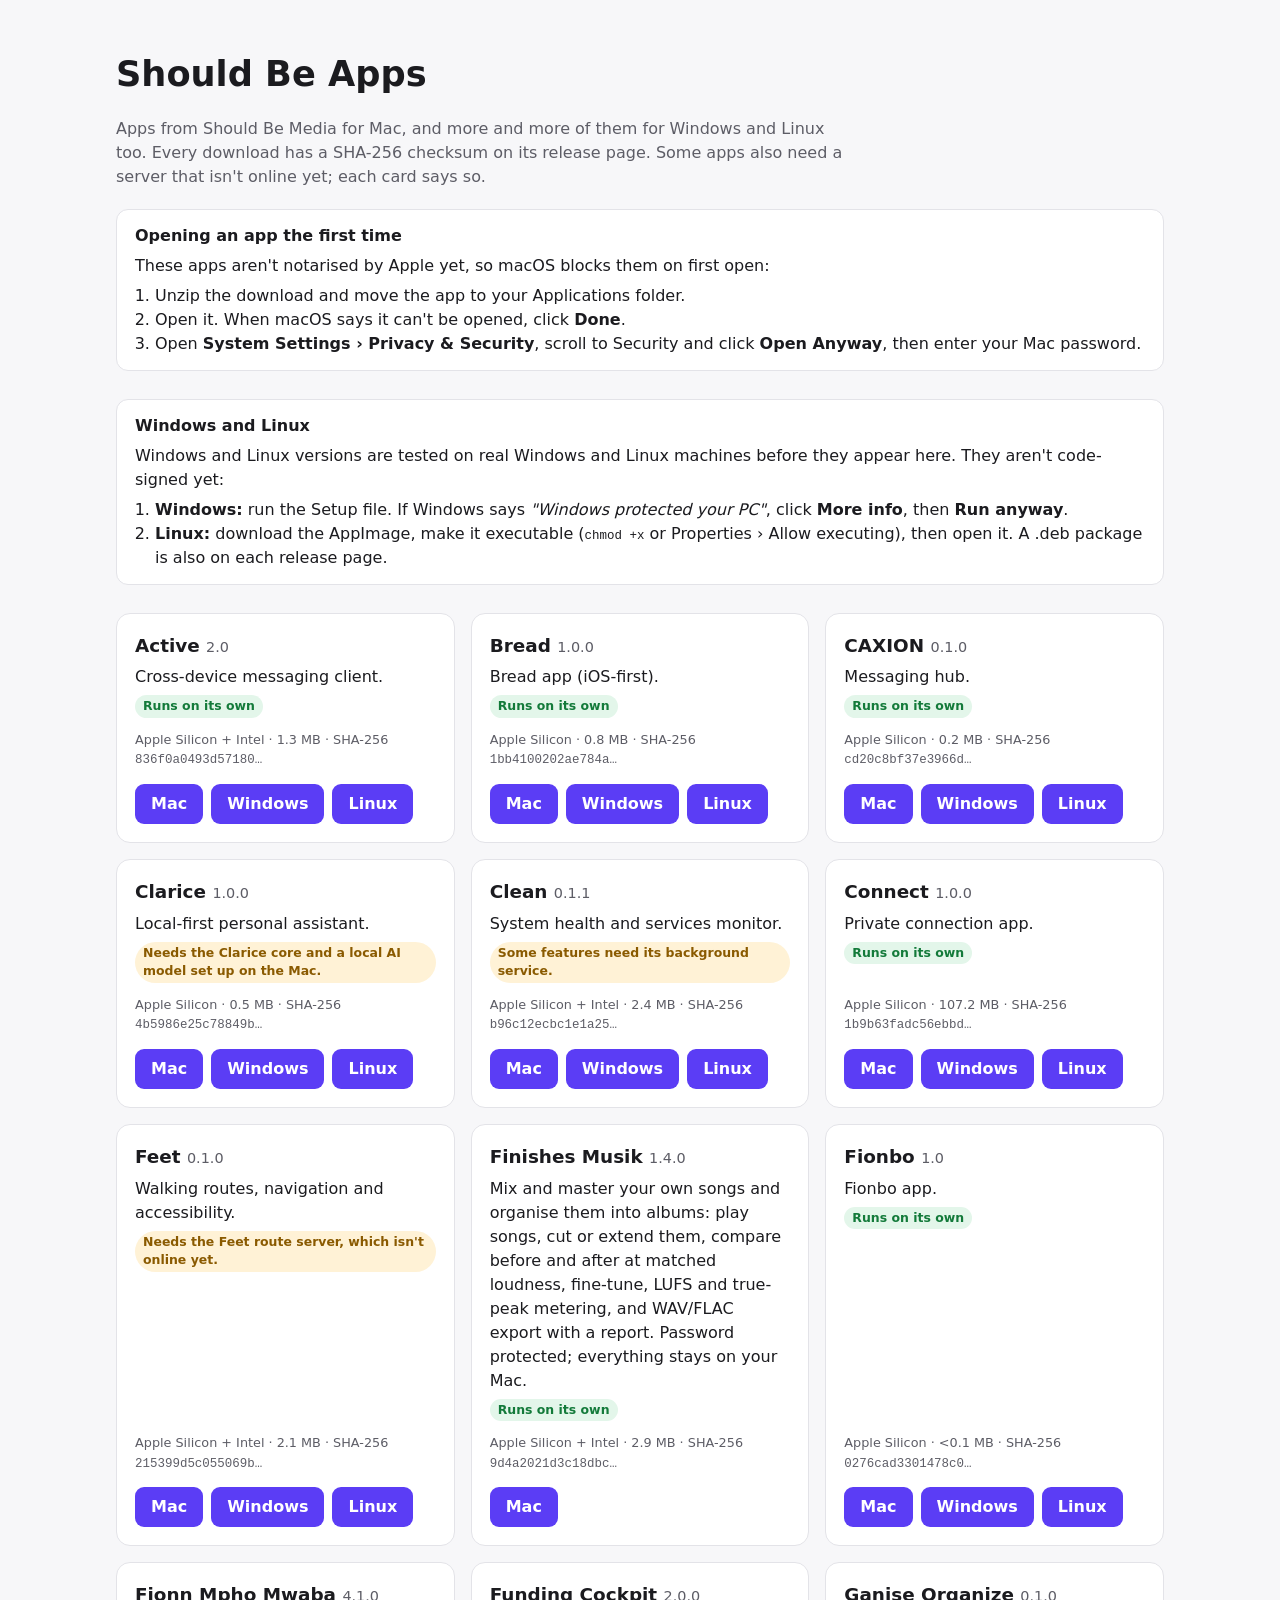
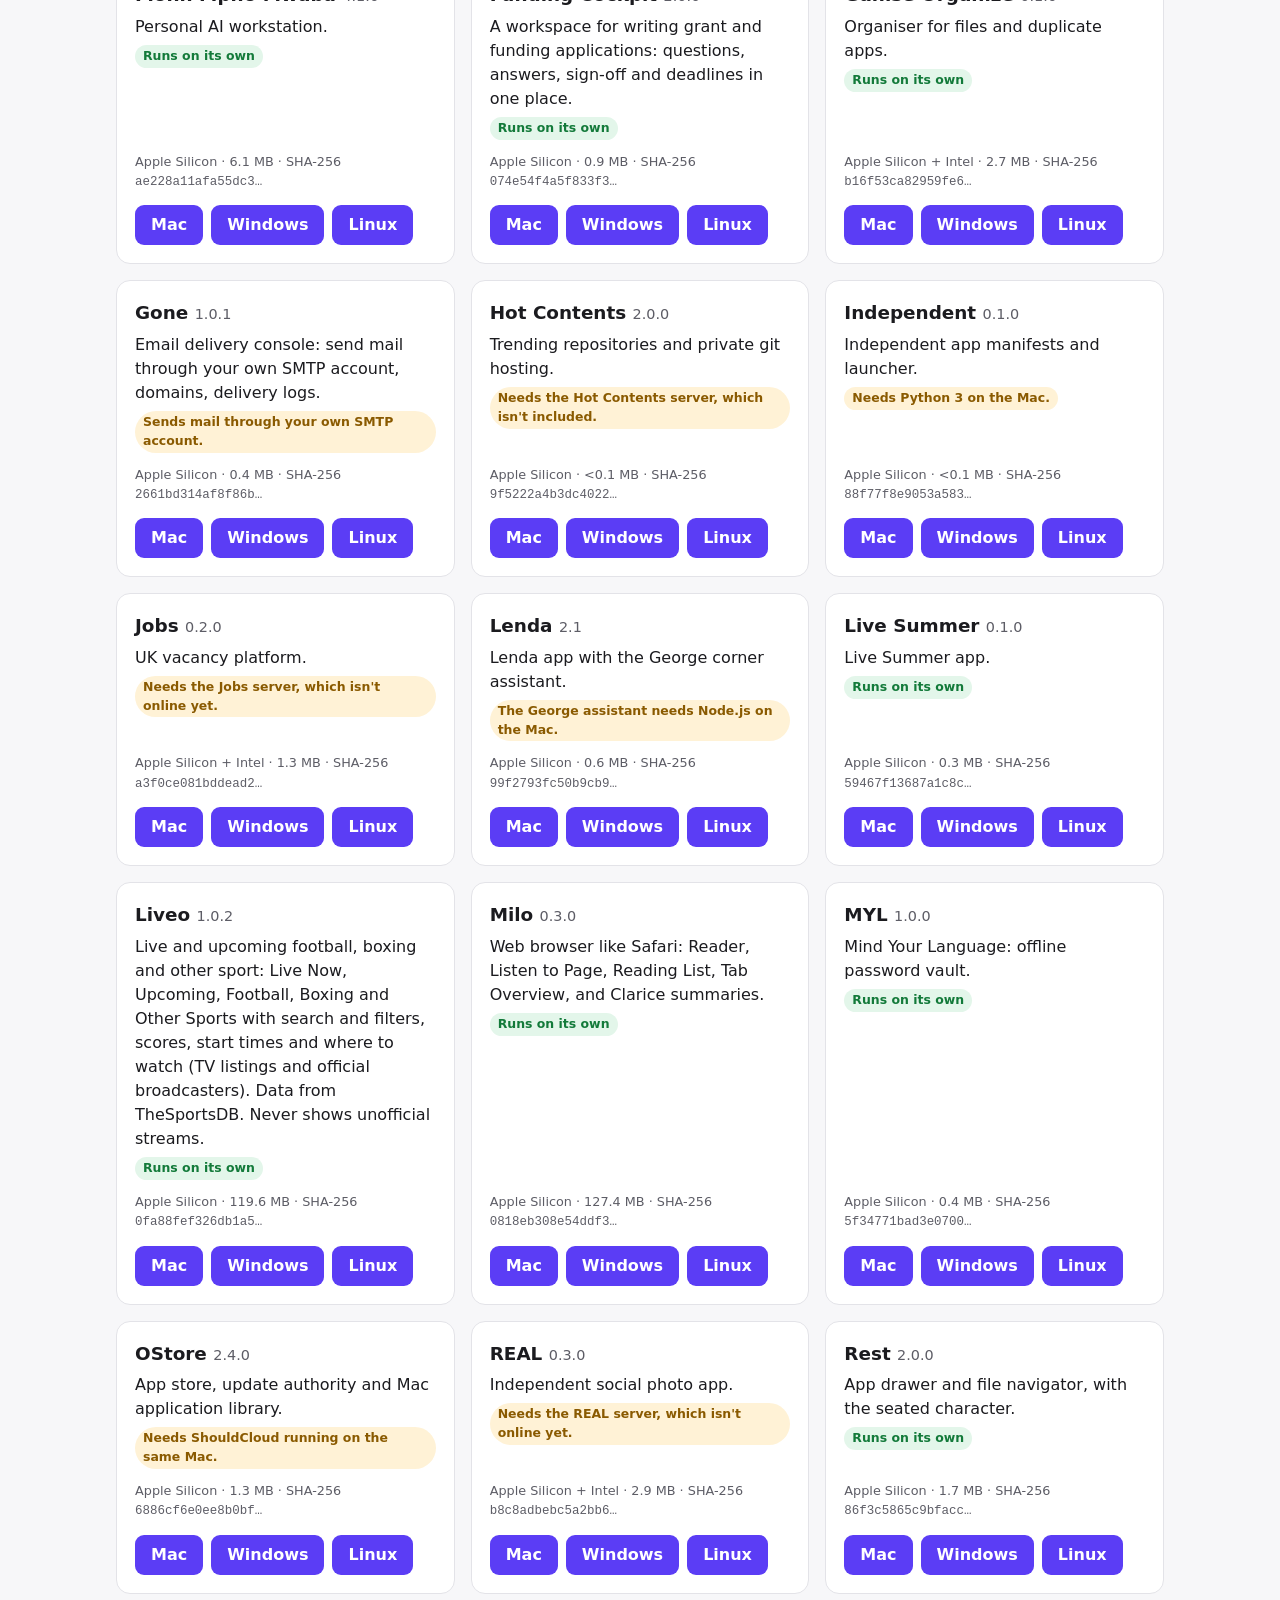
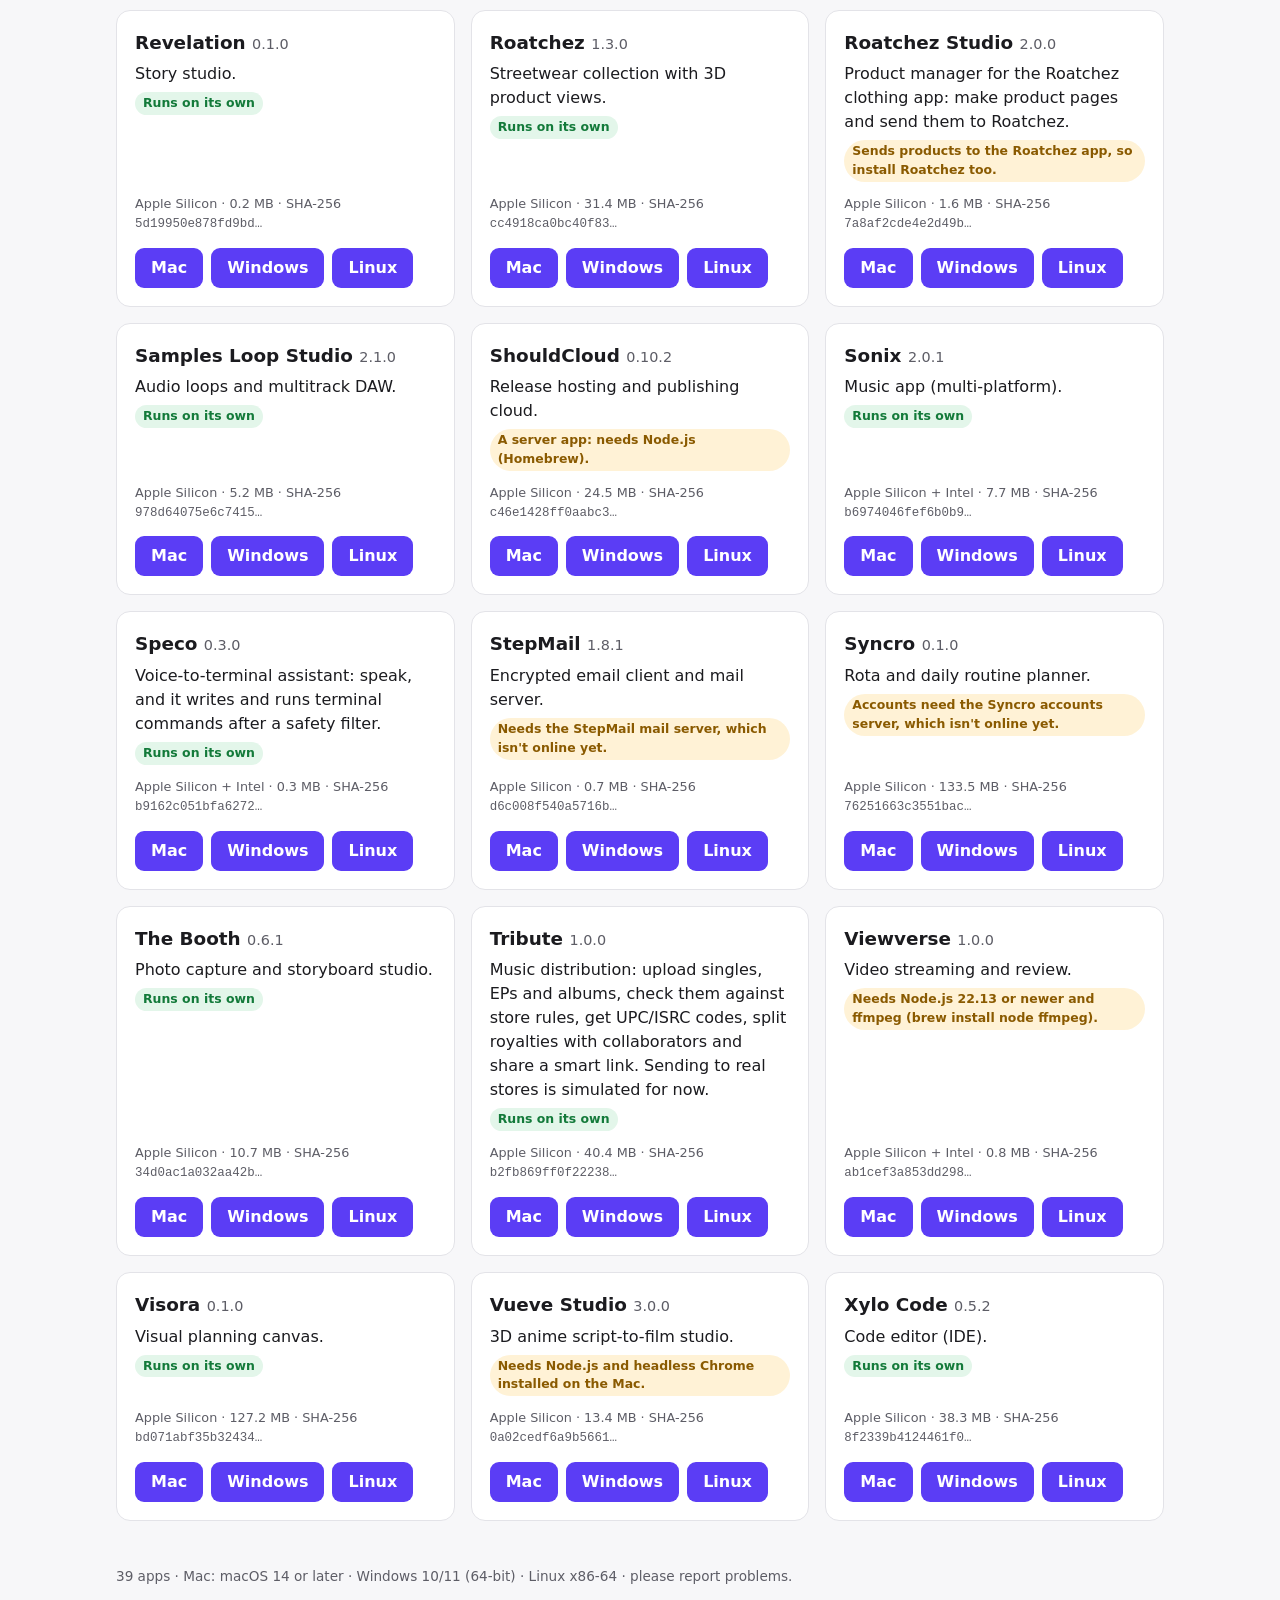
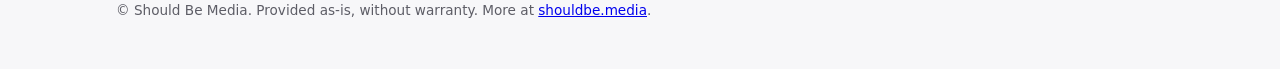
<file: index.html>
<!doctype html>
<html lang="en">
<head>
<meta charset="utf-8">
<meta name="viewport" content="width=device-width, initial-scale=1">
<title>Should Be Apps</title>
<meta name="description" content="Download Should Be Media's apps for Mac, Windows and Linux.">
<style>
:root { --bg:#f7f7f9; --card:#fff; --text:#1b1b1f; --muted:#5d5d66; --line:#e3e3e8; --accent:#5b3df5; --ok:#137a3a; --okbg:#e3f6ea; --need:#8a5a00; --needbg:#fff2d6; }
@media (prefers-color-scheme: dark) { :root:not([data-theme="light"]) { --bg:#111114; --card:#1b1b20; --text:#ececf1; --muted:#a3a3ad; --line:#2c2c33; --accent:#9d8bff; --ok:#7ee2a1; --okbg:#173022; --need:#ffcf7a; --needbg:#3a2c10; } }
* { box-sizing: border-box; }
body { margin:0; font:16px/1.5 -apple-system, BlinkMacSystemFont, "Inter", system-ui, sans-serif; background:var(--bg); color:var(--text); }
header, main, footer { max-width: 1080px; margin: 0 auto; padding: 0 16px; }
header { padding-top: 48px; }
h1 { font-size: 2.2rem; margin: 0 0 8px; }
.lead { color: var(--muted); max-width: 46rem; }
.note { background: var(--card); border: 1px solid var(--line); border-radius: 12px; padding: 14px 18px; margin: 20px 0 28px; }
.note h3 { margin: 0 0 6px; font-size: 1rem; }
.note ol { margin: 6px 0 0; padding-left: 20px; }
.grid { display: grid; grid-template-columns: repeat(auto-fill, minmax(290px, 1fr)); gap: 16px; }
.app { background: var(--card); border: 1px solid var(--line); border-radius: 14px; padding: 18px; display: flex; flex-direction: column; gap: 6px; }
.app h2 { font-size: 1.15rem; margin: 0; }
.ver { color: var(--muted); font-weight: 400; font-size: .9rem; }
.app p { margin: 0; }
.meta { color: var(--muted); font-size: .8rem; margin-top: auto !important; padding-top: 6px; }
code { font-size: .78rem; }
.tag { align-self: flex-start; font-size: .78rem; font-weight: 600; padding: 2px 8px; border-radius: 99px; }
.ok { color: var(--ok); background: var(--okbg); }
.need { color: var(--need); background: var(--needbg); }
.dls { display: flex; flex-wrap: wrap; gap: 8px; margin-top: 8px; }
.dl { align-self: flex-start; background: var(--accent); color: #fff; text-decoration: none; font-weight: 600; padding: 8px 16px; border-radius: 9px; }
.dl:focus-visible { outline: 3px solid var(--text); outline-offset: 2px; }
footer { color: var(--muted); font-size: .85rem; padding-top: 32px; padding-bottom: 48px; }
</style>
</head>
<body>
<header>
  <h1>Should Be Apps</h1>
  <p class="lead">Apps from Should Be Media for Mac, and more and more of them for Windows and Linux too. Every download has a SHA-256 checksum on its release page. Some apps also need a server that isn't online yet; each card says so.</p>
  <section class="note" aria-labelledby="first-open">
    <h3 id="first-open">Opening an app the first time</h3>
    These apps aren't notarised by Apple yet, so macOS blocks them on first open:
    <ol>
      <li>Unzip the download and move the app to your Applications folder.</li>
      <li>Open it. When macOS says it can't be opened, click <strong>Done</strong>.</li>
      <li>Open <strong>System Settings › Privacy &amp; Security</strong>, scroll to Security and click <strong>Open Anyway</strong>, then enter your Mac password.</li>
    </ol>
  </section>
  <section class="note" aria-labelledby="first-open-win">
    <h3 id="first-open-win">Windows and Linux</h3>
    Windows and Linux versions are tested on real Windows and Linux machines before they appear here. They aren't code-signed yet:
    <ol>
      <li><strong>Windows:</strong> run the Setup file. If Windows says <em>"Windows protected your PC"</em>, click <strong>More info</strong>, then <strong>Run anyway</strong>.</li>
      <li><strong>Linux:</strong> download the AppImage, make it executable (<code>chmod +x</code> or Properties › Allow executing), then open it. A .deb package is also on each release page.</li>
    </ol>
  </section>
</header>
<main>
<div class="grid">
<article class="app" id="active">
  <h2>Active <span class="ver">2.0</span></h2>
  <p>Cross-device messaging client.</p>
  <span class="tag ok">Runs on its own</span>
  <p class="meta">Apple Silicon + Intel · 1.3 MB · <span title="SHA-256">SHA-256 <code>836f0a0493d57180…</code></span></p>
  <div class="dls"><a class="dl" href="https://github.com/Mwabampho/shouldbe-apps/releases/download/active-v2.0/Active-2.0-macOS.zip">Mac</a><a class="dl" href="https://github.com/Mwabampho/shouldbe-apps/releases/download/active-v2.0/Active-2.0.0-Windows-x64-Setup.exe" title="Active-2.0.0-Windows-x64-Setup.exe · 114.4 MB">Windows</a><a class="dl" href="https://github.com/Mwabampho/shouldbe-apps/releases/download/active-v2.0/Active-2.0.0-Linux-x86_64.AppImage" title="Active-2.0.0-Linux-x86_64.AppImage · 125.6 MB">Linux</a></div>
</article>
<article class="app" id="bread">
  <h2>Bread <span class="ver">1.0.0</span></h2>
  <p>Bread app (iOS-first).</p>
  <span class="tag ok">Runs on its own</span>
  <p class="meta">Apple Silicon · 0.8 MB · <span title="SHA-256">SHA-256 <code>1bb4100202ae784a…</code></span></p>
  <div class="dls"><a class="dl" href="https://github.com/Mwabampho/shouldbe-apps/releases/download/bread-v1.0.0/Bread-1.0.0-macOS.zip">Mac</a><a class="dl" href="https://github.com/Mwabampho/shouldbe-apps/releases/download/bread-v1.0.0/Bread-1.0.0-Windows-x64-Setup.exe" title="Bread-1.0.0-Windows-x64-Setup.exe · 114.7 MB">Windows</a><a class="dl" href="https://github.com/Mwabampho/shouldbe-apps/releases/download/bread-v1.0.0/Bread-1.0.0-Linux-x86_64.AppImage" title="Bread-1.0.0-Linux-x86_64.AppImage · 125.9 MB">Linux</a></div>
</article>
<article class="app" id="caxion">
  <h2>CAXION <span class="ver">0.1.0</span></h2>
  <p>Messaging hub.</p>
  <span class="tag ok">Runs on its own</span>
  <p class="meta">Apple Silicon · 0.2 MB · <span title="SHA-256">SHA-256 <code>cd20c8bf37e3966d…</code></span></p>
  <div class="dls"><a class="dl" href="https://github.com/Mwabampho/shouldbe-apps/releases/download/caxion-v0.1.0/CAXION-0.1.0-macOS.zip">Mac</a><a class="dl" href="https://github.com/Mwabampho/shouldbe-apps/releases/download/caxion-v0.1.0/CAXION-0.1.0-Windows-x64-Setup.exe" title="CAXION-0.1.0-Windows-x64-Setup.exe · 114.4 MB">Windows</a><a class="dl" href="https://github.com/Mwabampho/shouldbe-apps/releases/download/caxion-v0.1.0/CAXION-0.1.0-Linux-x86_64.AppImage" title="CAXION-0.1.0-Linux-x86_64.AppImage · 125.5 MB">Linux</a></div>
</article>
<article class="app" id="clarice">
  <h2>Clarice <span class="ver">1.0.0</span></h2>
  <p>Local-first personal assistant.</p>
  <span class="tag need">Needs the Clarice core and a local AI model set up on the Mac.</span>
  <p class="meta">Apple Silicon · 0.5 MB · <span title="SHA-256">SHA-256 <code>4b5986e25c78849b…</code></span></p>
  <div class="dls"><a class="dl" href="https://github.com/Mwabampho/shouldbe-apps/releases/download/clarice-v1.0.0/Clarice-1.0.0-macOS.zip">Mac</a><a class="dl" href="https://github.com/Mwabampho/shouldbe-apps/releases/download/clarice-v1.0.0/Clarice-1.0.0-Windows-x64-Setup.exe" title="Clarice-1.0.0-Windows-x64-Setup.exe · 114.5 MB">Windows</a><a class="dl" href="https://github.com/Mwabampho/shouldbe-apps/releases/download/clarice-v1.0.0/Clarice-1.0.0-Linux-x86_64.AppImage" title="Clarice-1.0.0-Linux-x86_64.AppImage · 125.7 MB">Linux</a></div>
</article>
<article class="app" id="clean">
  <h2>Clean <span class="ver">0.1.1</span></h2>
  <p>System health and services monitor.</p>
  <span class="tag need">Some features need its background service.</span>
  <p class="meta">Apple Silicon + Intel · 2.4 MB · <span title="SHA-256">SHA-256 <code>b96c12ecbc1e1a25…</code></span></p>
  <div class="dls"><a class="dl" href="https://github.com/Mwabampho/shouldbe-apps/releases/download/clean-v0.1.1/Clean-0.1.1-macOS.zip">Mac</a><a class="dl" href="https://github.com/Mwabampho/shouldbe-apps/releases/download/clean-v0.1.1/Clean-0.1.1-Windows-x64-Setup.exe" title="Clean-0.1.1-Windows-x64-Setup.exe · 114.7 MB">Windows</a><a class="dl" href="https://github.com/Mwabampho/shouldbe-apps/releases/download/clean-v0.1.1/Clean-0.1.1-Linux-x86_64.AppImage" title="Clean-0.1.1-Linux-x86_64.AppImage · 126.1 MB">Linux</a></div>
</article>
<article class="app" id="connect">
  <h2>Connect <span class="ver">1.0.0</span></h2>
  <p>Private connection app.</p>
  <span class="tag ok">Runs on its own</span>
  <p class="meta">Apple Silicon · 107.2 MB · <span title="SHA-256">SHA-256 <code>1b9b63fadc56ebbd…</code></span></p>
  <div class="dls"><a class="dl" href="https://github.com/Mwabampho/shouldbe-apps/releases/download/connect-v1.0.0/Connect-1.0.0-macOS.zip">Mac</a><a class="dl" href="https://github.com/Mwabampho/shouldbe-apps/releases/download/connect-v1.0.0/Connect-1.0.0-Windows-x64-Setup.exe" title="Connect-1.0.0-Windows-x64-Setup.exe · 93.2 MB">Windows</a><a class="dl" href="https://github.com/Mwabampho/shouldbe-apps/releases/download/connect-v1.0.0/Connect-1.0.0-Linux-x86_64.AppImage" title="Connect-1.0.0-Linux-x86_64.AppImage · 115.8 MB">Linux</a></div>
</article>
<article class="app" id="feet">
  <h2>Feet <span class="ver">0.1.0</span></h2>
  <p>Walking routes, navigation and accessibility.</p>
  <span class="tag need">Needs the Feet route server, which isn&#x27;t online yet.</span>
  <p class="meta">Apple Silicon + Intel · 2.1 MB · <span title="SHA-256">SHA-256 <code>215399d5c055069b…</code></span></p>
  <div class="dls"><a class="dl" href="https://github.com/Mwabampho/shouldbe-apps/releases/download/feet-v0.1.0/Feet-0.1.0-macOS.zip">Mac</a><a class="dl" href="https://github.com/Mwabampho/shouldbe-apps/releases/download/feet-v0.1.0/Feet-0.1.0-Windows-x64-Setup.exe" title="Feet-0.1.0-Windows-x64-Setup.exe · 114.5 MB">Windows</a><a class="dl" href="https://github.com/Mwabampho/shouldbe-apps/releases/download/feet-v0.1.0/Feet-0.1.0-Linux-x86_64.AppImage" title="Feet-0.1.0-Linux-x86_64.AppImage · 125.7 MB">Linux</a></div>
</article>
<article class="app" id="finishes-musik">
  <h2>Finishes Musik <span class="ver">1.4.0</span></h2>
  <p>Mix and master your own songs and organise them into albums: play songs, cut or extend them, compare before and after at matched loudness, fine-tune, LUFS and true-peak metering, and WAV/FLAC export with a report. Password protected; everything stays on your Mac.</p>
  <span class="tag ok">Runs on its own</span>
  <p class="meta">Apple Silicon + Intel · 2.9 MB · <span title="SHA-256">SHA-256 <code>9d4a2021d3c18dbc…</code></span></p>
  <div class="dls"><a class="dl" href="https://github.com/Mwabampho/shouldbe-apps/releases/download/finishes-musik-v1.4.0/Finishes-Musik-1.4.0-macOS.zip">Mac</a></div>
</article>
<article class="app" id="fionbo">
  <h2>Fionbo <span class="ver">1.0</span></h2>
  <p>Fionbo app.</p>
  <span class="tag ok">Runs on its own</span>
  <p class="meta">Apple Silicon · <0.1 MB · <span title="SHA-256">SHA-256 <code>0276cad3301478c0…</code></span></p>
  <div class="dls"><a class="dl" href="https://github.com/Mwabampho/shouldbe-apps/releases/download/fionbo-v1.0/Fionbo-1.0-macOS.zip">Mac</a><a class="dl" href="https://github.com/Mwabampho/shouldbe-apps/releases/download/fionbo-v1.0/Fionbo-1.0.0-Windows-x64-Setup.exe" title="Fionbo-1.0.0-Windows-x64-Setup.exe · 114.3 MB">Windows</a><a class="dl" href="https://github.com/Mwabampho/shouldbe-apps/releases/download/fionbo-v1.0/Fionbo-1.0.0-Linux-x86_64.AppImage" title="Fionbo-1.0.0-Linux-x86_64.AppImage · 125.5 MB">Linux</a></div>
</article>
<article class="app" id="fionn-mpho-mwaba">
  <h2>Fionn Mpho Mwaba <span class="ver">4.1.0</span></h2>
  <p>Personal AI workstation.</p>
  <span class="tag ok">Runs on its own</span>
  <p class="meta">Apple Silicon · 6.1 MB · <span title="SHA-256">SHA-256 <code>ae228a11afa55dc3…</code></span></p>
  <div class="dls"><a class="dl" href="https://github.com/Mwabampho/shouldbe-apps/releases/download/fionn-mpho-mwaba-v4.1.0/Fionn-Mpho-Mwaba-4.1.0-macOS.zip">Mac</a><a class="dl" href="https://github.com/Mwabampho/shouldbe-apps/releases/download/fionn-mpho-mwaba-v4.1.0/Fionn-Mpho-Mwaba-4.1.0-Windows-x64-Setup.exe" title="Fionn-Mpho-Mwaba-4.1.0-Windows-x64-Setup.exe · 115.3 MB">Windows</a><a class="dl" href="https://github.com/Mwabampho/shouldbe-apps/releases/download/fionn-mpho-mwaba-v4.1.0/Fionn-Mpho-Mwaba-4.1.0-Linux-x86_64.AppImage" title="Fionn-Mpho-Mwaba-4.1.0-Linux-x86_64.AppImage · 126.7 MB">Linux</a></div>
</article>
<article class="app" id="funding-cockpit">
  <h2>Funding Cockpit <span class="ver">2.0.0</span></h2>
  <p>A workspace for writing grant and funding applications: questions, answers, sign-off and deadlines in one place.</p>
  <span class="tag ok">Runs on its own</span>
  <p class="meta">Apple Silicon · 0.9 MB · <span title="SHA-256">SHA-256 <code>074e54f4a5f833f3…</code></span></p>
  <div class="dls"><a class="dl" href="https://github.com/Mwabampho/shouldbe-apps/releases/download/funding-cockpit-v2.0.0/Funding-Cockpit-2.0.0-macOS.zip">Mac</a><a class="dl" href="https://github.com/Mwabampho/shouldbe-apps/releases/download/funding-cockpit-v2.0.0/Funding-Cockpit-2.0.0-Windows-x64-Setup.exe" title="Funding-Cockpit-2.0.0-Windows-x64-Setup.exe · 114.4 MB">Windows</a><a class="dl" href="https://github.com/Mwabampho/shouldbe-apps/releases/download/funding-cockpit-v2.0.0/Funding-Cockpit-2.0.0-Linux-x86_64.AppImage" title="Funding-Cockpit-2.0.0-Linux-x86_64.AppImage · 125.5 MB">Linux</a></div>
</article>
<article class="app" id="ganise-organize">
  <h2>Ganise Organize <span class="ver">0.1.0</span></h2>
  <p>Organiser for files and duplicate apps.</p>
  <span class="tag ok">Runs on its own</span>
  <p class="meta">Apple Silicon + Intel · 2.7 MB · <span title="SHA-256">SHA-256 <code>b16f53ca82959fe6…</code></span></p>
  <div class="dls"><a class="dl" href="https://github.com/Mwabampho/shouldbe-apps/releases/download/ganise-organize-v0.1.0/Ganise-Organize-0.1.0-macOS.zip">Mac</a><a class="dl" href="https://github.com/Mwabampho/shouldbe-apps/releases/download/ganise-organize-v0.1.0/Ganise-Organize-0.1.0-Windows-x64-Setup.exe" title="Ganise-Organize-0.1.0-Windows-x64-Setup.exe · 114.6 MB">Windows</a><a class="dl" href="https://github.com/Mwabampho/shouldbe-apps/releases/download/ganise-organize-v0.1.0/Ganise-Organize-0.1.0-Linux-x86_64.AppImage" title="Ganise-Organize-0.1.0-Linux-x86_64.AppImage · 125.8 MB">Linux</a></div>
</article>
<article class="app" id="gone">
  <h2>Gone <span class="ver">1.0.1</span></h2>
  <p>Email delivery console: send mail through your own SMTP account, domains, delivery logs.</p>
  <span class="tag need">Sends mail through your own SMTP account.</span>
  <p class="meta">Apple Silicon · 0.4 MB · <span title="SHA-256">SHA-256 <code>2661bd314af8f86b…</code></span></p>
  <div class="dls"><a class="dl" href="https://github.com/Mwabampho/shouldbe-apps/releases/download/gone-v1.0.1/Gone-1.0.1-macOS.zip">Mac</a><a class="dl" href="https://github.com/Mwabampho/shouldbe-apps/releases/download/gone-v1.0.1/GONE-1.0.1-Windows-x64-Setup.exe" title="GONE-1.0.1-Windows-x64-Setup.exe · 114.3 MB">Windows</a><a class="dl" href="https://github.com/Mwabampho/shouldbe-apps/releases/download/gone-v1.0.1/GONE-1.0.1-Linux-x86_64.AppImage" title="GONE-1.0.1-Linux-x86_64.AppImage · 125.5 MB">Linux</a></div>
</article>
<article class="app" id="hot-contents">
  <h2>Hot Contents <span class="ver">2.0.0</span></h2>
  <p>Trending repositories and private git hosting.</p>
  <span class="tag need">Needs the Hot Contents server, which isn&#x27;t included.</span>
  <p class="meta">Apple Silicon · <0.1 MB · <span title="SHA-256">SHA-256 <code>9f5222a4b3dc4022…</code></span></p>
  <div class="dls"><a class="dl" href="https://github.com/Mwabampho/shouldbe-apps/releases/download/hot-contents-v2.0.0/Hot-Contents-2.0.0-macOS.zip">Mac</a><a class="dl" href="https://github.com/Mwabampho/shouldbe-apps/releases/download/hot-contents-v2.0.0/Hot-Contents-2.0.0-Windows-x64-Setup.exe" title="Hot-Contents-2.0.0-Windows-x64-Setup.exe · 114.3 MB">Windows</a><a class="dl" href="https://github.com/Mwabampho/shouldbe-apps/releases/download/hot-contents-v2.0.0/Hot-Contents-2.0.0-Linux-x86_64.AppImage" title="Hot-Contents-2.0.0-Linux-x86_64.AppImage · 125.5 MB">Linux</a></div>
</article>
<article class="app" id="independent">
  <h2>Independent <span class="ver">0.1.0</span></h2>
  <p>Independent app manifests and launcher.</p>
  <span class="tag need">Needs Python 3 on the Mac.</span>
  <p class="meta">Apple Silicon · <0.1 MB · <span title="SHA-256">SHA-256 <code>88f77f8e9053a583…</code></span></p>
  <div class="dls"><a class="dl" href="https://github.com/Mwabampho/shouldbe-apps/releases/download/independent-v0.1.0/Independent-0.1.0-macOS.zip">Mac</a><a class="dl" href="https://github.com/Mwabampho/shouldbe-apps/releases/download/independent-v0.1.0/Independent-0.1.0-Windows-x64-Setup.exe" title="Independent-0.1.0-Windows-x64-Setup.exe · 114.3 MB">Windows</a><a class="dl" href="https://github.com/Mwabampho/shouldbe-apps/releases/download/independent-v0.1.0/Independent-0.1.0-Linux-x86_64.AppImage" title="Independent-0.1.0-Linux-x86_64.AppImage · 125.5 MB">Linux</a></div>
</article>
<article class="app" id="jobs">
  <h2>Jobs <span class="ver">0.2.0</span></h2>
  <p>UK vacancy platform.</p>
  <span class="tag need">Needs the Jobs server, which isn&#x27;t online yet.</span>
  <p class="meta">Apple Silicon + Intel · 1.3 MB · <span title="SHA-256">SHA-256 <code>a3f0ce081bddead2…</code></span></p>
  <div class="dls"><a class="dl" href="https://github.com/Mwabampho/shouldbe-apps/releases/download/jobs-v0.2.0/Jobs-0.2.0-macOS.zip">Mac</a><a class="dl" href="https://github.com/Mwabampho/shouldbe-apps/releases/download/jobs-v0.2.0/Jobs-0.2.0-Windows-x64-Setup.exe" title="Jobs-0.2.0-Windows-x64-Setup.exe · 114.4 MB">Windows</a><a class="dl" href="https://github.com/Mwabampho/shouldbe-apps/releases/download/jobs-v0.2.0/Jobs-0.2.0-Linux-x86_64.AppImage" title="Jobs-0.2.0-Linux-x86_64.AppImage · 125.6 MB">Linux</a></div>
</article>
<article class="app" id="lenda">
  <h2>Lenda <span class="ver">2.1</span></h2>
  <p>Lenda app with the George corner assistant.</p>
  <span class="tag need">The George assistant needs Node.js on the Mac.</span>
  <p class="meta">Apple Silicon · 0.6 MB · <span title="SHA-256">SHA-256 <code>99f2793fc50b9cb9…</code></span></p>
  <div class="dls"><a class="dl" href="https://github.com/Mwabampho/shouldbe-apps/releases/download/lenda-v2.1/Lenda-2.1-macOS.zip">Mac</a><a class="dl" href="https://github.com/Mwabampho/shouldbe-apps/releases/download/lenda-v2.1/Lenda-2.1.0-Windows-x64-Setup.exe" title="Lenda-2.1.0-Windows-x64-Setup.exe · 114.4 MB">Windows</a><a class="dl" href="https://github.com/Mwabampho/shouldbe-apps/releases/download/lenda-v2.1/Lenda-2.1.0-Linux-x86_64.AppImage" title="Lenda-2.1.0-Linux-x86_64.AppImage · 125.6 MB">Linux</a></div>
</article>
<article class="app" id="live-summer">
  <h2>Live Summer <span class="ver">0.1.0</span></h2>
  <p>Live Summer app.</p>
  <span class="tag ok">Runs on its own</span>
  <p class="meta">Apple Silicon · 0.3 MB · <span title="SHA-256">SHA-256 <code>59467f13687a1c8c…</code></span></p>
  <div class="dls"><a class="dl" href="https://github.com/Mwabampho/shouldbe-apps/releases/download/live-summer-v0.1.0/Live-Summer-0.1.0-macOS.zip">Mac</a><a class="dl" href="https://github.com/Mwabampho/shouldbe-apps/releases/download/live-summer-v0.1.0/Live-Summer-0.1.0-Windows-x64-Setup.exe" title="Live-Summer-0.1.0-Windows-x64-Setup.exe · 114.3 MB">Windows</a><a class="dl" href="https://github.com/Mwabampho/shouldbe-apps/releases/download/live-summer-v0.1.0/Live-Summer-0.1.0-Linux-x86_64.AppImage" title="Live-Summer-0.1.0-Linux-x86_64.AppImage · 125.5 MB">Linux</a></div>
</article>
<article class="app" id="liveo">
  <h2>Liveo <span class="ver">1.0.2</span></h2>
  <p>Live and upcoming football, boxing and other sport: Live Now, Upcoming, Football, Boxing and Other Sports with search and filters, scores, start times and where to watch (TV listings and official broadcasters). Data from TheSportsDB. Never shows unofficial streams.</p>
  <span class="tag ok">Runs on its own</span>
  <p class="meta">Apple Silicon · 119.6 MB · <span title="SHA-256">SHA-256 <code>0fa88fef326db1a5…</code></span></p>
  <div class="dls"><a class="dl" href="https://github.com/Mwabampho/shouldbe-apps/releases/download/liveo-v1.0.2/Liveo-1.0.2-macOS.zip">Mac</a><a class="dl" href="https://github.com/Mwabampho/shouldbe-apps/releases/download/liveo-v1.0.2/Liveo-1.0.2-Windows-x64-Setup.exe" title="Liveo-1.0.2-Windows-x64-Setup.exe · 114.8 MB">Windows</a><a class="dl" href="https://github.com/Mwabampho/shouldbe-apps/releases/download/liveo-v1.0.2/Liveo-1.0.2-Linux-x86_64.AppImage" title="Liveo-1.0.2-Linux-x86_64.AppImage · 126.3 MB">Linux</a></div>
</article>
<article class="app" id="milo">
  <h2>Milo <span class="ver">0.3.0</span></h2>
  <p>Web browser like Safari: Reader, Listen to Page, Reading List, Tab Overview, and Clarice summaries.</p>
  <span class="tag ok">Runs on its own</span>
  <p class="meta">Apple Silicon · 127.4 MB · <span title="SHA-256">SHA-256 <code>0818eb308e54ddf3…</code></span></p>
  <div class="dls"><a class="dl" href="https://github.com/Mwabampho/shouldbe-apps/releases/download/milo-v0.3.0/Milo-0.3.0-macOS.zip">Mac</a><a class="dl" href="https://github.com/Mwabampho/shouldbe-apps/releases/download/milo-v0.1.0/Milo-0.1.0-Windows-x64-Setup.exe" title="Milo-0.1.0-Windows-x64-Setup.exe · 113.5 MB">Windows</a><a class="dl" href="https://github.com/Mwabampho/shouldbe-apps/releases/download/milo-v0.1.0/Milo-0.1.0-Linux-x86_64.AppImage" title="Milo-0.1.0-Linux-x86_64.AppImage · 125.2 MB">Linux</a></div>
</article>
<article class="app" id="myl">
  <h2>MYL <span class="ver">1.0.0</span></h2>
  <p>Mind Your Language: offline password vault.</p>
  <span class="tag ok">Runs on its own</span>
  <p class="meta">Apple Silicon · 0.4 MB · <span title="SHA-256">SHA-256 <code>5f34771bad3e0700…</code></span></p>
  <div class="dls"><a class="dl" href="https://github.com/Mwabampho/shouldbe-apps/releases/download/myl-v1.0.0/MYL-1.0.0-macOS.zip">Mac</a><a class="dl" href="https://github.com/Mwabampho/shouldbe-apps/releases/download/myl-v1.0.0/MYL-1.0.0-Windows-x64-Setup.exe" title="MYL-1.0.0-Windows-x64-Setup.exe · 114.4 MB">Windows</a><a class="dl" href="https://github.com/Mwabampho/shouldbe-apps/releases/download/myl-v1.0.0/MYL-1.0.0-Linux-x86_64.AppImage" title="MYL-1.0.0-Linux-x86_64.AppImage · 125.6 MB">Linux</a></div>
</article>
<article class="app" id="ostore">
  <h2>OStore <span class="ver">2.4.0</span></h2>
  <p>App store, update authority and Mac application library.</p>
  <span class="tag need">Needs ShouldCloud running on the same Mac.</span>
  <p class="meta">Apple Silicon · 1.3 MB · <span title="SHA-256">SHA-256 <code>6886cf6e0ee8b0bf…</code></span></p>
  <div class="dls"><a class="dl" href="https://github.com/Mwabampho/shouldbe-apps/releases/download/ostore-v2.4.0/OStore-2.4.0-macOS.zip">Mac</a><a class="dl" href="https://github.com/Mwabampho/shouldbe-apps/releases/download/ostore-v2.4.0/OStore-2.4.0-Windows-x64-Setup.exe" title="OStore-2.4.0-Windows-x64-Setup.exe · 114.4 MB">Windows</a><a class="dl" href="https://github.com/Mwabampho/shouldbe-apps/releases/download/ostore-v2.4.0/OStore-2.4.0-Linux-x86_64.AppImage" title="OStore-2.4.0-Linux-x86_64.AppImage · 125.6 MB">Linux</a></div>
</article>
<article class="app" id="real">
  <h2>REAL <span class="ver">0.3.0</span></h2>
  <p>Independent social photo app.</p>
  <span class="tag need">Needs the REAL server, which isn&#x27;t online yet.</span>
  <p class="meta">Apple Silicon + Intel · 2.9 MB · <span title="SHA-256">SHA-256 <code>b8c8adbebc5a2bb6…</code></span></p>
  <div class="dls"><a class="dl" href="https://github.com/Mwabampho/shouldbe-apps/releases/download/real-v0.3.0/REAL-0.3.0-macOS.zip">Mac</a><a class="dl" href="https://github.com/Mwabampho/shouldbe-apps/releases/download/real-v0.3.0/REAL-0.3.0-Windows-x64-Setup.exe" title="REAL-0.3.0-Windows-x64-Setup.exe · 114.5 MB">Windows</a><a class="dl" href="https://github.com/Mwabampho/shouldbe-apps/releases/download/real-v0.3.0/REAL-0.3.0-Linux-x86_64.AppImage" title="REAL-0.3.0-Linux-x86_64.AppImage · 125.7 MB">Linux</a></div>
</article>
<article class="app" id="rest">
  <h2>Rest <span class="ver">2.0.0</span></h2>
  <p>App drawer and file navigator, with the seated character.</p>
  <span class="tag ok">Runs on its own</span>
  <p class="meta">Apple Silicon · 1.7 MB · <span title="SHA-256">SHA-256 <code>86f3c5865c9bfacc…</code></span></p>
  <div class="dls"><a class="dl" href="https://github.com/Mwabampho/shouldbe-apps/releases/download/rest-v2.0.0/Rest-2.0.0-macOS.zip">Mac</a><a class="dl" href="https://github.com/Mwabampho/shouldbe-apps/releases/download/rest-v2.0.0/Rest-2.0.0-Windows-x64-Setup.exe" title="Rest-2.0.0-Windows-x64-Setup.exe · 114.7 MB">Windows</a><a class="dl" href="https://github.com/Mwabampho/shouldbe-apps/releases/download/rest-v2.0.0/Rest-2.0.0-Linux-x86_64.AppImage" title="Rest-2.0.0-Linux-x86_64.AppImage · 125.9 MB">Linux</a></div>
</article>
<article class="app" id="revelation">
  <h2>Revelation <span class="ver">0.1.0</span></h2>
  <p>Story studio.</p>
  <span class="tag ok">Runs on its own</span>
  <p class="meta">Apple Silicon · 0.2 MB · <span title="SHA-256">SHA-256 <code>5d19950e878fd9bd…</code></span></p>
  <div class="dls"><a class="dl" href="https://github.com/Mwabampho/shouldbe-apps/releases/download/revelation-v0.1.0/Revelation-0.1.0-macOS.zip">Mac</a><a class="dl" href="https://github.com/Mwabampho/shouldbe-apps/releases/download/revelation-v0.1.0/Revelation-0.1.0-Windows-x64-Setup.exe" title="Revelation-0.1.0-Windows-x64-Setup.exe · 114.3 MB">Windows</a><a class="dl" href="https://github.com/Mwabampho/shouldbe-apps/releases/download/revelation-v0.1.0/Revelation-0.1.0-Linux-x86_64.AppImage" title="Revelation-0.1.0-Linux-x86_64.AppImage · 125.5 MB">Linux</a></div>
</article>
<article class="app" id="roatchez">
  <h2>Roatchez <span class="ver">1.3.0</span></h2>
  <p>Streetwear collection with 3D product views.</p>
  <span class="tag ok">Runs on its own</span>
  <p class="meta">Apple Silicon · 31.4 MB · <span title="SHA-256">SHA-256 <code>cc4918ca0bc40f83…</code></span></p>
  <div class="dls"><a class="dl" href="https://github.com/Mwabampho/shouldbe-apps/releases/download/roatchez-v1.3.0/Roatchez-1.3.0-macOS.zip">Mac</a><a class="dl" href="https://github.com/Mwabampho/shouldbe-apps/releases/download/roatchez-v1.3.0/Roatchez-1.3.0-Windows-x64-Setup.exe" title="Roatchez-1.3.0-Windows-x64-Setup.exe · 134.2 MB">Windows</a><a class="dl" href="https://github.com/Mwabampho/shouldbe-apps/releases/download/roatchez-v1.3.0/Roatchez-1.3.0-Linux-x86_64.AppImage" title="Roatchez-1.3.0-Linux-x86_64.AppImage · 148.4 MB">Linux</a></div>
</article>
<article class="app" id="roatchez-studio">
  <h2>Roatchez Studio <span class="ver">2.0.0</span></h2>
  <p>Product manager for the Roatchez clothing app: make product pages and send them to Roatchez.</p>
  <span class="tag need">Sends products to the Roatchez app, so install Roatchez too.</span>
  <p class="meta">Apple Silicon · 1.6 MB · <span title="SHA-256">SHA-256 <code>7a8af2cde4e2d49b…</code></span></p>
  <div class="dls"><a class="dl" href="https://github.com/Mwabampho/shouldbe-apps/releases/download/roatchez-studio-v2.0.0/Roatchez-Studio-2.0.0-macOS.zip">Mac</a><a class="dl" href="https://github.com/Mwabampho/shouldbe-apps/releases/download/roatchez-studio-v2.0.0/Roatchez-Studio-2.0.0-Windows-x64-Setup.exe" title="Roatchez-Studio-2.0.0-Windows-x64-Setup.exe · 115.5 MB">Windows</a><a class="dl" href="https://github.com/Mwabampho/shouldbe-apps/releases/download/roatchez-studio-v2.0.0/Roatchez-Studio-2.0.0-Linux-x86_64.AppImage" title="Roatchez-Studio-2.0.0-Linux-x86_64.AppImage · 126.6 MB">Linux</a></div>
</article>
<article class="app" id="samples-loop-studio">
  <h2>Samples Loop Studio <span class="ver">2.1.0</span></h2>
  <p>Audio loops and multitrack DAW.</p>
  <span class="tag ok">Runs on its own</span>
  <p class="meta">Apple Silicon · 5.2 MB · <span title="SHA-256">SHA-256 <code>978d64075e6c7415…</code></span></p>
  <div class="dls"><a class="dl" href="https://github.com/Mwabampho/shouldbe-apps/releases/download/samples-loop-studio-v2.1.0/Samples-Loop-Studio-2.1.0-macOS.zip">Mac</a><a class="dl" href="https://github.com/Mwabampho/shouldbe-apps/releases/download/samples-loop-studio-v2.1.0/Samples-Loop-Studio-2.1.0-Windows-x64-Setup.exe" title="Samples-Loop-Studio-2.1.0-Windows-x64-Setup.exe · 117.4 MB">Windows</a><a class="dl" href="https://github.com/Mwabampho/shouldbe-apps/releases/download/samples-loop-studio-v2.1.0/Samples-Loop-Studio-2.1.0-Linux-x86_64.AppImage" title="Samples-Loop-Studio-2.1.0-Linux-x86_64.AppImage · 129.3 MB">Linux</a></div>
</article>
<article class="app" id="shouldcloud">
  <h2>ShouldCloud <span class="ver">0.10.2</span></h2>
  <p>Release hosting and publishing cloud.</p>
  <span class="tag need">A server app: needs Node.js (Homebrew).</span>
  <p class="meta">Apple Silicon · 24.5 MB · <span title="SHA-256">SHA-256 <code>c46e1428ff0aabc3…</code></span></p>
  <div class="dls"><a class="dl" href="https://github.com/Mwabampho/shouldbe-apps/releases/download/shouldcloud-v0.10.2/ShouldCloud-0.10.2-macOS.zip">Mac</a><a class="dl" href="https://github.com/Mwabampho/shouldbe-apps/releases/download/shouldcloud-v0.10.2/ShouldCloud-0.10.2-Windows-x64-Setup.exe" title="ShouldCloud-0.10.2-Windows-x64-Setup.exe · 114.6 MB">Windows</a><a class="dl" href="https://github.com/Mwabampho/shouldbe-apps/releases/download/shouldcloud-v0.10.2/ShouldCloud-0.10.2-Linux-x86_64.AppImage" title="ShouldCloud-0.10.2-Linux-x86_64.AppImage · 125.8 MB">Linux</a></div>
</article>
<article class="app" id="sonix">
  <h2>Sonix <span class="ver">2.0.1</span></h2>
  <p>Music app (multi-platform).</p>
  <span class="tag ok">Runs on its own</span>
  <p class="meta">Apple Silicon + Intel · 7.7 MB · <span title="SHA-256">SHA-256 <code>b6974046fef6b0b9…</code></span></p>
  <div class="dls"><a class="dl" href="https://github.com/Mwabampho/shouldbe-apps/releases/download/sonix-v2.0.1/Sonix-2.0.1-macOS.zip">Mac</a><a class="dl" href="https://github.com/Mwabampho/shouldbe-apps/releases/download/sonix-v2.0.0/Sonix-2.0.0-Windows-x64-Setup.exe" title="Sonix-2.0.0-Windows-x64-Setup.exe · 118.7 MB">Windows</a><a class="dl" href="https://github.com/Mwabampho/shouldbe-apps/releases/download/sonix-v2.0.0/Sonix-2.0.0-Linux-x86_64.AppImage" title="Sonix-2.0.0-Linux-x86_64.AppImage · 130.9 MB">Linux</a></div>
</article>
<article class="app" id="speco">
  <h2>Speco <span class="ver">0.3.0</span></h2>
  <p>Voice-to-terminal assistant: speak, and it writes and runs terminal commands after a safety filter.</p>
  <span class="tag ok">Runs on its own</span>
  <p class="meta">Apple Silicon + Intel · 0.3 MB · <span title="SHA-256">SHA-256 <code>b9162c051bfa6272…</code></span></p>
  <div class="dls"><a class="dl" href="https://github.com/Mwabampho/shouldbe-apps/releases/download/speco-v0.3.0/Speco-0.3.0-macOS.zip">Mac</a><a class="dl" href="https://github.com/Mwabampho/shouldbe-apps/releases/download/speco-v0.3.0/Speco-0.3.0-Windows-x64-Setup.exe" title="Speco-0.3.0-Windows-x64-Setup.exe · 114.3 MB">Windows</a><a class="dl" href="https://github.com/Mwabampho/shouldbe-apps/releases/download/speco-v0.3.0/Speco-0.3.0-Linux-x86_64.AppImage" title="Speco-0.3.0-Linux-x86_64.AppImage · 125.5 MB">Linux</a></div>
</article>
<article class="app" id="stepmail">
  <h2>StepMail <span class="ver">1.8.1</span></h2>
  <p>Encrypted email client and mail server.</p>
  <span class="tag need">Needs the StepMail mail server, which isn&#x27;t online yet.</span>
  <p class="meta">Apple Silicon · 0.7 MB · <span title="SHA-256">SHA-256 <code>d6c008f540a5716b…</code></span></p>
  <div class="dls"><a class="dl" href="https://github.com/Mwabampho/shouldbe-apps/releases/download/stepmail-v1.8.1/StepMail-1.8.1-macOS.zip">Mac</a><a class="dl" href="https://github.com/Mwabampho/shouldbe-apps/releases/download/stepmail-v1.8.1/StepMail-1.8.1-Windows-x64-Setup.exe" title="StepMail-1.8.1-Windows-x64-Setup.exe · 114.3 MB">Windows</a><a class="dl" href="https://github.com/Mwabampho/shouldbe-apps/releases/download/stepmail-v1.8.1/StepMail-1.8.1-Linux-x86_64.AppImage" title="StepMail-1.8.1-Linux-x86_64.AppImage · 125.5 MB">Linux</a></div>
</article>
<article class="app" id="syncro">
  <h2>Syncro <span class="ver">0.1.0</span></h2>
  <p>Rota and daily routine planner.</p>
  <span class="tag need">Accounts need the Syncro accounts server, which isn&#x27;t online yet.</span>
  <p class="meta">Apple Silicon · 133.5 MB · <span title="SHA-256">SHA-256 <code>76251663c3551bac…</code></span></p>
  <div class="dls"><a class="dl" href="https://github.com/Mwabampho/shouldbe-apps/releases/download/syncro-v0.1.0/Syncro-0.1.0-macOS.zip">Mac</a><a class="dl" href="https://github.com/Mwabampho/shouldbe-apps/releases/download/syncro-v0.1.0/Syncro-0.1.0-Windows-x64-Setup.exe" title="Syncro-0.1.0-Windows-x64-Setup.exe · 120.1 MB">Windows</a><a class="dl" href="https://github.com/Mwabampho/shouldbe-apps/releases/download/syncro-v0.1.0/Syncro-0.1.0-Linux-x86_64.AppImage" title="Syncro-0.1.0-Linux-x86_64.AppImage · 131.8 MB">Linux</a></div>
</article>
<article class="app" id="the-booth">
  <h2>The Booth <span class="ver">0.6.1</span></h2>
  <p>Photo capture and storyboard studio.</p>
  <span class="tag ok">Runs on its own</span>
  <p class="meta">Apple Silicon · 10.7 MB · <span title="SHA-256">SHA-256 <code>34d0ac1a032aa42b…</code></span></p>
  <div class="dls"><a class="dl" href="https://github.com/Mwabampho/shouldbe-apps/releases/download/the-booth-v0.6.1/The-Booth-0.6.1-macOS.zip">Mac</a><a class="dl" href="https://github.com/Mwabampho/shouldbe-apps/releases/download/the-booth-v0.6.1/The-Booth-0.6.1-Windows-x64-Setup.exe" title="The-Booth-0.6.1-Windows-x64-Setup.exe · 115.8 MB">Windows</a><a class="dl" href="https://github.com/Mwabampho/shouldbe-apps/releases/download/the-booth-v0.6.1/The-Booth-0.6.1-Linux-x86_64.AppImage" title="The-Booth-0.6.1-Linux-x86_64.AppImage · 127 MB">Linux</a></div>
</article>
<article class="app" id="tribute">
  <h2>Tribute <span class="ver">1.0.0</span></h2>
  <p>Music distribution: upload singles, EPs and albums, check them against store rules, get UPC/ISRC codes, split royalties with collaborators and share a smart link. Sending to real stores is simulated for now.</p>
  <span class="tag ok">Runs on its own</span>
  <p class="meta">Apple Silicon · 40.4 MB · <span title="SHA-256">SHA-256 <code>b2fb869ff0f22238…</code></span></p>
  <div class="dls"><a class="dl" href="https://github.com/Mwabampho/shouldbe-apps/releases/download/tribute-v1.0.0/Tribute-1.0.0-macOS.zip">Mac</a><a class="dl" href="https://github.com/Mwabampho/shouldbe-apps/releases/download/tribute-v1.0.0/Tribute-1.0.0-Windows-x64-Setup.exe" title="Tribute-1.0.0-Windows-x64-Setup.exe · 114.5 MB">Windows</a><a class="dl" href="https://github.com/Mwabampho/shouldbe-apps/releases/download/tribute-v1.0.0/Tribute-1.0.0-Linux-x86_64.AppImage" title="Tribute-1.0.0-Linux-x86_64.AppImage · 125.6 MB">Linux</a></div>
</article>
<article class="app" id="viewverse">
  <h2>Viewverse <span class="ver">1.0.0</span></h2>
  <p>Video streaming and review.</p>
  <span class="tag need">Needs Node.js 22.13 or newer and ffmpeg (brew install node ffmpeg).</span>
  <p class="meta">Apple Silicon + Intel · 0.8 MB · <span title="SHA-256">SHA-256 <code>ab1cef3a853dd298…</code></span></p>
  <div class="dls"><a class="dl" href="https://github.com/Mwabampho/shouldbe-apps/releases/download/viewverse-v1.0.0/Viewverse-1.0.0-macOS.zip">Mac</a><a class="dl" href="https://github.com/Mwabampho/shouldbe-apps/releases/download/viewverse-v1.0.0/Viewverse-1.0.0-Windows-x64-Setup.exe" title="Viewverse-1.0.0-Windows-x64-Setup.exe · 206.4 MB">Windows</a><a class="dl" href="https://github.com/Mwabampho/shouldbe-apps/releases/download/viewverse-v1.0.0/Viewverse-1.0.0-Linux-x86_64.AppImage" title="Viewverse-1.0.0-Linux-x86_64.AppImage · 263.3 MB">Linux</a></div>
</article>
<article class="app" id="visora">
  <h2>Visora <span class="ver">0.1.0</span></h2>
  <p>Visual planning canvas.</p>
  <span class="tag ok">Runs on its own</span>
  <p class="meta">Apple Silicon · 127.2 MB · <span title="SHA-256">SHA-256 <code>bd071abf35b32434…</code></span></p>
  <div class="dls"><a class="dl" href="https://github.com/Mwabampho/shouldbe-apps/releases/download/visora-v0.1.0/Visora-0.1.0-macOS.zip">Mac</a><a class="dl" href="https://github.com/Mwabampho/shouldbe-apps/releases/download/visora-v0.1.0/Visora-0.1.0-Windows-x64-Setup.exe" title="Visora-0.1.0-Windows-x64-Setup.exe · 113.4 MB">Windows</a><a class="dl" href="https://github.com/Mwabampho/shouldbe-apps/releases/download/visora-v0.1.0/Visora-0.1.0-Linux-x86_64.AppImage" title="Visora-0.1.0-Linux-x86_64.AppImage · 125 MB">Linux</a></div>
</article>
<article class="app" id="vueve-studio">
  <h2>Vueve Studio <span class="ver">3.0.0</span></h2>
  <p>3D anime script-to-film studio.</p>
  <span class="tag need">Needs Node.js and headless Chrome installed on the Mac.</span>
  <p class="meta">Apple Silicon · 13.4 MB · <span title="SHA-256">SHA-256 <code>0a02cedf6a9b5661…</code></span></p>
  <div class="dls"><a class="dl" href="https://github.com/Mwabampho/shouldbe-apps/releases/download/vueve-studio-v3.0.0/Vueve-Studio-3.0.0-macOS.zip">Mac</a><a class="dl" href="https://github.com/Mwabampho/shouldbe-apps/releases/download/vueve-studio-v3.0.0/Vueve-Studio-3.0.0-Windows-x64-Setup.exe" title="Vueve-Studio-3.0.0-Windows-x64-Setup.exe · 302.9 MB">Windows</a><a class="dl" href="https://github.com/Mwabampho/shouldbe-apps/releases/download/vueve-studio-v3.0.0/Vueve-Studio-3.0.0-Linux-x86_64.AppImage" title="Vueve-Studio-3.0.0-Linux-x86_64.AppImage · 386.7 MB">Linux</a></div>
</article>
<article class="app" id="xylo-code">
  <h2>Xylo Code <span class="ver">0.5.2</span></h2>
  <p>Code editor (IDE).</p>
  <span class="tag ok">Runs on its own</span>
  <p class="meta">Apple Silicon · 38.3 MB · <span title="SHA-256">SHA-256 <code>8f2339b4124461f0…</code></span></p>
  <div class="dls"><a class="dl" href="https://github.com/Mwabampho/shouldbe-apps/releases/download/xylo-code-v0.5.2/Xylo-Code-0.5.2-macOS.zip">Mac</a><a class="dl" href="https://github.com/Mwabampho/shouldbe-apps/releases/download/xylo-code-v0.5.2/Xylo-Code-0.5.2-Windows-x64.zip" title="Xylo-Code-0.5.2-Windows-x64.zip · 47.9 MB">Windows</a><a class="dl" href="https://github.com/Mwabampho/shouldbe-apps/releases/download/xylo-code-v0.5.2/Xylo-Code-0.5.2-Linux-x86_64.AppImage" title="Xylo-Code-0.5.2-Linux-x86_64.AppImage · 33.6 MB">Linux</a></div>
</article>
</div>
</main>
<footer>
  <p>39 apps · Mac: macOS 14 or later · Windows 10/11 (64-bit) · Linux x86-64 · please report problems.</p>
  <p>© Should Be Media. Provided as-is, without warranty. More at <a href="https://shouldbe.media/">shouldbe.media</a>.</p>
</footer>
</body>
</html>
</file>
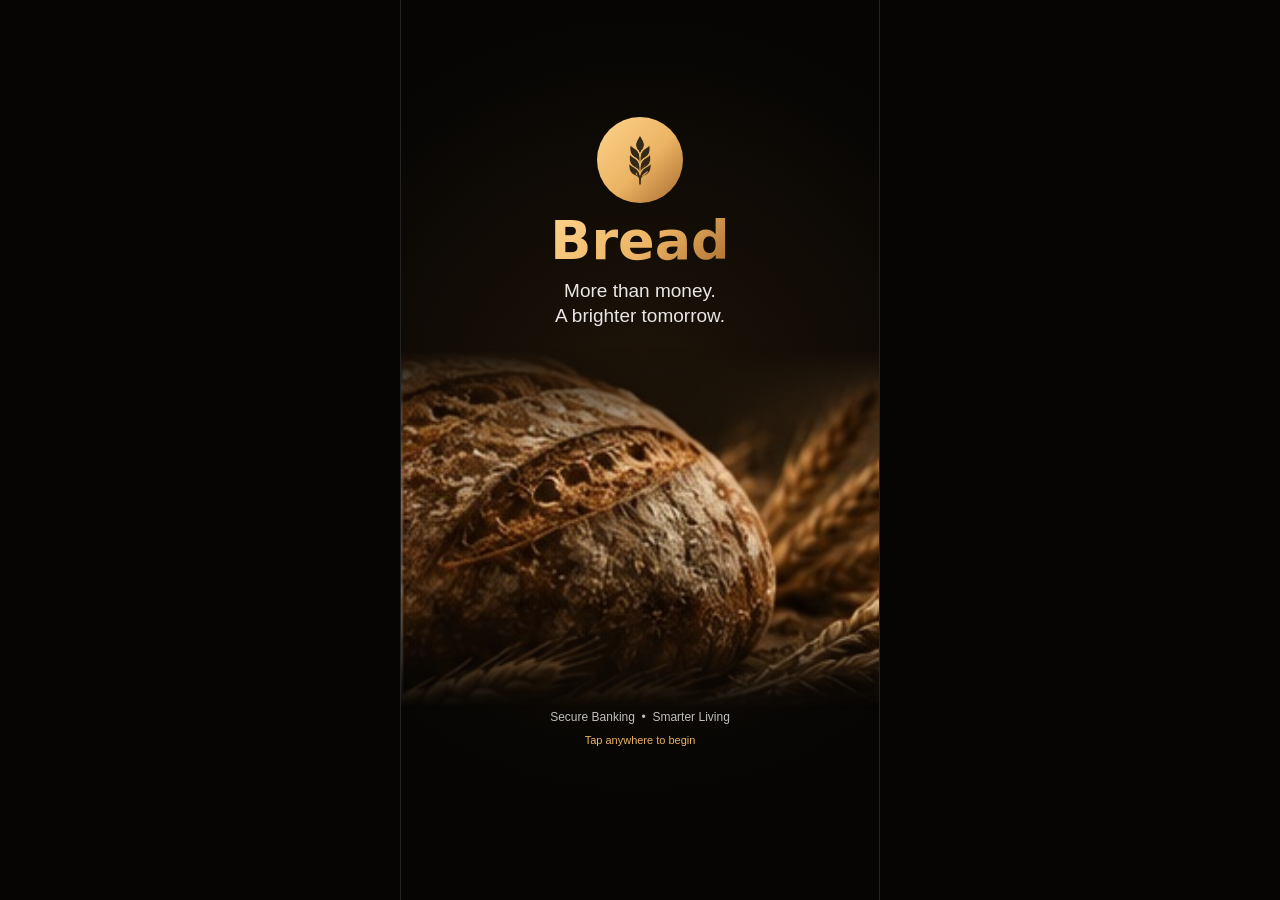
<file: bread/index.html>
<!doctype html>
<html lang="en">
<head>
<meta charset="utf-8">
<meta name="viewport" content="width=device-width, initial-scale=1, viewport-fit=cover, maximum-scale=1">
<title>Bread</title>
<meta name="description" content="Bread demo bank by ShouldBe. Pretend money, saved only in your browser.">
<meta name="theme-color" content="#060504">
<meta name="apple-mobile-web-app-capable" content="yes">
<meta name="mobile-web-app-capable" content="yes">
<meta name="apple-mobile-web-app-status-bar-style" content="black-translucent">
<meta name="apple-mobile-web-app-title" content="Bread">
<meta name="robots" content="noindex">
<link rel="apple-touch-icon" href="icon-180.png">
<link rel="icon" type="image/png" href="icon-180.png">
<link rel="manifest" href="manifest.webmanifest">
<link rel="stylesheet" href="style.css?v=2">
</head>
<body>
<div id="app" aria-live="polite"></div>
<div id="sheets"></div>
<div id="modal"></div>
<noscript><p style="padding:24px;color:#fff">Bread needs JavaScript turned on.</p></noscript>
<script src="engine.js?v=2"></script>
<script src="app.js?v=2"></script>
</body>
</html>
</file>
<file: bread/style.css>
:root {
  --bg: #060504; --panel: #161410; --panel2: #1e1b16; --line: rgba(255,255,255,.12); --muted: rgba(255,255,255,.67);
  --gold: #ebb363; --gold2: #fdd48c; --gold3: #a86b2e; --green: #5edb6b; --danger: #f5424d;
  --grad: linear-gradient(135deg, var(--gold2), var(--gold) 55%, var(--gold3));
  --safe-b: env(safe-area-inset-bottom, 0px); --safe-t: env(safe-area-inset-top, 0px);
  color-scheme: dark;
}
* { box-sizing: border-box; -webkit-tap-highlight-color: transparent; }
html, body { margin: 0; height: 100%; background: var(--bg); color: #fff; }
body { font: 15px/1.35 -apple-system, BlinkMacSystemFont, "SF Pro Text", "Segoe UI", Roboto, Helvetica, Arial, sans-serif; overflow: hidden; }
button { font: inherit; color: inherit; background: none; border: 0; padding: 0; cursor: pointer; }
input, select { font: inherit; color: #fff; }
h1, h2, h3, h4, p { margin: 0; }
.muted { color: var(--muted); } .small { font-size: 12px; } .center { text-align: center; display: flex; flex-direction: column; align-items: center; }
.grow { flex: 1; } .gold { color: var(--gold); } .pos { color: var(--green) !important; }
.err { color: var(--danger); font-size: 13px; font-weight: 500; margin: 8px 0; min-height: 1em; }
.ic { width: 20px; height: 20px; fill: none; stroke: currentColor; stroke-width: 1.8; stroke-linecap: round; stroke-linejoin: round; flex: none; }
.ic.gold { color: var(--gold); } .ic.big { width: 34px; height: 34px; } .ic.chev { width: 15px; height: 15px; color: var(--muted); }

/* frame: phone-sized column, centred on wide screens */
#app { position: fixed; inset: 0; max-width: 480px; margin: 0 auto; display: flex; flex-direction: column; background: var(--bg); }
@media (min-width: 520px) { #app { border-left: 1px solid var(--line); border-right: 1px solid var(--line); } }
.screen { flex: 1; display: flex; flex-direction: column; padding: calc(var(--safe-t) + 8px) 24px calc(var(--safe-b) + 18px); overflow-y: auto; }
.screen.center { align-items: stretch; text-align: center; }
.screen.center > * { align-self: center; }
.screen.center > .gold-btn, .screen.center > .stack, .screen.center > .ghost-btn, .screen.center > .notif, .screen.center > .hdr-row, .screen.center > .keypad { align-self: stretch; }
.screen h2 { font-size: 27px; font-weight: 600; margin: 10px 0 6px; }
.stack { display: flex; flex-direction: column; gap: 12px; margin: 18px 0; }

/* logo mark: gold circle with the wheat logo masked in */
.mark { display: inline-grid; place-items: center; border-radius: 50%; background: var(--grad); flex: none; }
.mark i { width: 74%; height: 74%; background: rgba(0,0,0,.78); -webkit-mask: url(logo.png) center/contain no-repeat; mask: url(logo.png) center/contain no-repeat; }

.brand { font: 700 54px/1.05 ui-rounded, "SF Pro Rounded", -apple-system, system-ui, sans-serif; background: var(--grad); -webkit-background-clip: text; background-clip: text; color: transparent; margin-top: 10px; }
.tag { font-size: 19px; color: rgba(255,255,255,.9); text-align: center; margin-top: 8px; }

.welcome { flex: 1; display: flex; flex-direction: column; align-items: center; cursor: pointer; background: radial-gradient(circle at 50% 45%, #1f1408 0, var(--bg) 70%); padding-bottom: calc(var(--safe-b) + 18px); }
.welcome-top { display: flex; flex-direction: column; align-items: center; margin-top: 13vh; }
.hero { width: 100%; flex: 1; max-height: 40vh; margin-top: 20px; background-size: cover; background-position: center;
  -webkit-mask: linear-gradient(transparent, #000 30%, #000 70%, transparent); mask: linear-gradient(transparent, #000 30%, #000 70%, transparent); }
.small-cap { font-size: 12px; font-weight: 500; color: rgba(255,255,255,.74); }
.tap-hint { font-size: 11px; color: var(--gold); margin-top: 8px; animation: pulse 2s infinite; }
@keyframes pulse { 50% { opacity: .35; } }

.benefit { display: flex; align-items: center; gap: 15px; padding: 12px; border-radius: 18px; background: rgba(22,20,16,.7); border: 1px solid var(--line); text-align: left; }
.benefit b { display: block; font-size: 15px; } .benefit small { color: var(--muted); font-size: 12px; }
.benefit-ic { width: 54px; height: 54px; border-radius: 14px; background: rgba(255,255,255,.035); display: grid; place-items: center; color: var(--gold); }
.benefit-ic .ic { width: 24px; height: 24px; }
.demo-note { font-size: 12px; color: var(--gold2); background: rgba(235,179,99,.1); border: 1px solid rgba(235,179,99,.3); border-radius: 10px; padding: 7px 12px; }

.gold-btn { width: 100%; padding: 16px; border-radius: 23px; background: var(--grad); color: rgba(0,0,0,.87); font-weight: 600; margin-top: 8px; }
.gold-btn:active { filter: brightness(.9); }
.ghost-btn { display: flex; align-items: center; justify-content: center; gap: 10px; padding: 15px; border-radius: 16px; border: 1px solid rgba(235,179,99,.65); margin-top: 14px; font-weight: 500; }
.link-btn { font-size: 12px; color: var(--muted); padding: 10px; }
.icon-btn { position: relative; width: 36px; height: 36px; display: grid; place-items: center; color: rgba(255,255,255,.85); }
.icon-btn.gold { color: var(--gold); } .icon-btn .ic { width: 22px; height: 22px; }
.hdr-row { display: flex; align-items: center; justify-content: space-between; font-size: 12px; font-weight: 500; color: rgba(255,255,255,.84); margin: 4px -8px 10px; }
.big-ic { color: var(--gold); margin-top: 8px; } .big-ic .ic { width: 34px; height: 34px; }

.field { width: 100%; padding: 14px; border-radius: 14px; background: var(--panel); border: 1px solid var(--line); outline: none; }
.field:focus, .finput:focus { border-color: rgba(235,179,99,.7); }
.date-field { display: flex; align-items: center; justify-content: space-between; gap: 10px; padding: 8px 14px; }
.date-field input { background: none; border: 0; outline: none; text-align: right; min-height: 32px; }
.sec-foot { display: flex; justify-content: center; gap: 9px; font-size: 11px; color: var(--muted); margin-top: 18px; text-align: center; }
.sec-foot .ic { color: var(--gold); width: 15px; height: 15px; }

/* PIN */
.pin-dots { display: flex; gap: 18px; justify-content: center; margin: 26px 0 4px; }
.pin-dots i { width: 15px; height: 15px; border-radius: 50%; border: 1.5px solid var(--gold); }
.pin-dots i.on { background: var(--gold); }
.pin-dots.bad i { border-color: var(--danger); animation: shake .3s; }
@keyframes shake { 25% { transform: translateX(-5px); } 75% { transform: translateX(5px); } }
.keypad { display: grid; grid-template-columns: repeat(3, 1fr); gap: 12px; max-width: 290px; width: 100%; margin: 10px auto 0; }
.keypad button { height: 62px; border-radius: 31px; background: var(--panel); border: 1px solid var(--line); font-size: 24px; font-weight: 500; }
.keypad button:active { background: rgba(235,179,99,.25); }

/* code */
.code-boxes { position: relative; display: flex; gap: 8px; width: 100%; margin: 22px 0 8px; }
.code-boxes i { flex: 1; height: 60px; border-radius: 9px; background: var(--panel); border: 1px solid rgba(255,255,255,.4); display: grid; place-items: center; font: 600 23px/1 inherit; font-style: normal; }
.code-boxes i.bad { border-color: var(--danger); }
.code-boxes input { position: absolute; inset: 0; opacity: .01; width: 100%; font-size: 16px; }
.notif { display: flex; gap: 12px; padding: 13px; border-radius: 16px; background: #2e2921; border: 1px solid rgba(255,255,255,.15); text-align: left; margin-top: 14px; }
.notif-ic { width: 32px; height: 32px; border-radius: 9px; background: linear-gradient(135deg, #2c2, #26f); display: grid; place-items: center; }
.notif div { flex: 1; } .notif b { font-size: 14px; } .notif small { float: right; font-size: 10px; color: var(--muted); } .notif p { font-size: 12px; color: rgba(255,255,255,.9); margin-top: 2px; }
.granted { width: 150px; height: 150px; border-radius: 50%; display: grid; place-items: center; background: rgba(235,179,99,.1); box-shadow: inset 0 0 0 16px rgba(235,179,99,.2), inset 0 0 0 30px rgba(0,0,0,0), 0 0 0 2px rgba(235,179,99,.0); border: 2px solid rgba(235,179,99,.8); color: var(--gold2); margin: 0 auto 12px; }
.granted .ic { width: 58px; height: 58px; stroke-width: 2.4; }

/* main */
.main-scroll { flex: 1; overflow-y: auto; -webkit-overflow-scrolling: touch; padding-bottom: 20px; }
.pad { padding: 0 17px; }
.title { font-size: 27px; font-weight: 600; margin: calc(var(--safe-t) + 18px) 0 14px; }
.home-head { position: relative; height: 190px; padding-top: var(--safe-t); }
.mountains { position: absolute; inset: 0; width: 100%; height: 100%; }
.home-head-in { position: relative; padding: 14px 18px 0; }
.topbar { display: flex; align-items: center; gap: 6px; }
.logo-row { display: flex; align-items: center; gap: 6px; } .logo-row b { font-size: 20px; color: var(--gold2); }
.badge { position: absolute; top: 2px; right: 0; min-width: 15px; height: 15px; border-radius: 8px; background: var(--gold); color: #000; font: 700 9px/15px inherit; font-style: normal; }
.greet { font-size: 27px; font-weight: 500; line-height: 1.15; margin-top: 4px; }
.tagline { font-size: 12px; color: rgba(255,255,255,.74); margin-top: 4px; }
.panel { background: rgba(22,20,16,.75); border: 1px solid var(--line); border-radius: 16px; padding: 14px; }
.panel.flush { padding: 0; overflow: hidden; }
.balance { display: flex; align-items: flex-end; justify-content: space-between; padding: 16px; margin-top: 4px; }
.big { font-size: 27px; font-weight: 600; margin-top: 3px; font-variant-numeric: tabular-nums; }
.minis { display: grid; grid-template-columns: repeat(3, 1fr); gap: 9px; margin-top: 12px; }
.minis.two { grid-template-columns: 1fr 1fr; margin-bottom: 12px; }
.mini { padding: 12px; border-radius: 13px; min-width: 0; }
.mini small, .tile small { display: block; font-size: 11px; color: var(--muted); }
.mini b { display: block; font-size: 13px; margin-top: 4px; white-space: nowrap; overflow: hidden; text-overflow: ellipsis; }
.tile b { display: block; font-size: 19px; margin: 4px 0 3px; } .tile em { font-style: normal; font-size: 10px; color: var(--muted); }
.quick { display: flex; margin: 16px 0 6px; }
.quick button { flex: 1; display: flex; flex-direction: column; align-items: center; gap: 7px; font-size: 11px; }
.quick span { width: 50px; height: 50px; border-radius: 13px; background: var(--panel); border: 1px solid rgba(235,179,99,.6); display: grid; place-items: center; color: var(--gold); }
.sec-head { display: flex; align-items: center; justify-content: space-between; margin: 20px 0 6px; font-size: 15px; }
.link { display: inline-flex; align-items: center; gap: 4px; font-size: 13px; } .link.gold { color: var(--gold); }
.link .ic { width: 16px; height: 16px; }
.row { width: 100%; display: flex; align-items: center; gap: 11px; padding: 9px 0; text-align: left; }
.row-ic { width: 36px; height: 36px; border-radius: 50%; background: rgba(255,255,255,.05); display: grid; place-items: center; color: var(--gold); flex: none; }
.row-ic.pos { color: var(--green); } .row-ic .ic { width: 17px; height: 17px; }
.row-main { flex: 1; min-width: 0; display: flex; flex-direction: column; gap: 2px; }
.row-main b { font-size: 13.5px; font-weight: 500; white-space: nowrap; overflow: hidden; text-overflow: ellipsis; }
.row-main small, .row-end small { font-size: 11px; color: var(--muted); }
.row-end { display: flex; flex-direction: column; align-items: flex-end; gap: 2px; font-variant-numeric: tabular-nums; }
.row-end b { font-size: 13.5px; }
.empty { font-size: 12px; color: var(--muted); padding: 6px 0; }

.tabbar { display: flex; padding: 8px 8px calc(var(--safe-b) + 6px); border-top: 1px solid var(--line); background: rgba(14,13,11,.92); backdrop-filter: blur(20px); -webkit-backdrop-filter: blur(20px); }
.tabbar button { flex: 1; display: flex; flex-direction: column; align-items: center; gap: 3px; font-size: 10px; color: rgba(255,255,255,.55); padding: 2px 0; }
.tabbar button.on { color: var(--gold); } .tabbar .ic { width: 22px; height: 22px; }
.save-err { background: rgba(245,66,77,.9); font-size: 12px; padding: 10px; text-align: center; }

/* card */
.gold-card { position: relative; height: 196px; max-width: 340px; margin: 0 auto; border-radius: 20px; padding: 18px; background: var(--grad); color: rgba(0,0,0,.6); display: flex; flex-direction: column; justify-content: space-between; box-shadow: 0 8px 24px rgba(235,179,99,.14); overflow: hidden; }
.gold-card::before { content: ""; position: absolute; inset: 0; background: linear-gradient(135deg, rgba(255,255,255,.22), transparent 60%); pointer-events: none; }
.gold-card .mark { background: rgba(0,0,0,.08); box-shadow: inset 0 0 0 1px rgba(0,0,0,.12); }
.gc-top { display: flex; align-items: center; gap: 8px; } .gc-top b { font-size: 23px; color: rgba(0,0,0,.55); }
.gc-top em { font: normal 700 10px/1 inherit; padding: 5px 8px; border: 1px solid rgba(0,0,0,.35); border-radius: 20px; }
.gc-bottom { display: flex; align-items: flex-end; justify-content: space-between; }
.gc-bottom b { display: block; font-size: 17px; color: rgba(0,0,0,.68); } .gc-bottom small { font-size: 10px; font-weight: 500; color: rgba(0,0,0,.65); }
.gc-brand { font: 700 21px/1 ui-rounded, system-ui, sans-serif; color: rgba(0,0,0,.55); }
.gc-frost { position: absolute; inset: 0; background: rgba(140,191,242,.55); display: flex; align-items: center; justify-content: center; gap: 8px; color: #fff; font-weight: 700; font-size: 18px; }
.gc-frost .ic { width: 22px; height: 22px; }
.opts { margin-top: 8px; }
.opt { width: 100%; display: flex; align-items: center; gap: 13px; padding: 14px 4px; border-bottom: 1px solid var(--line); font-size: 14px; text-align: left; }
.opt > .ic:first-child { color: rgba(255,255,255,.9); }
.opt small { margin-right: 6px; }
.toggle { width: 51px; height: 31px; border-radius: 16px; background: rgba(120,120,128,.32); position: relative; transition: background .2s; flex: none; }
.toggle i { position: absolute; top: 2px; left: 2px; width: 27px; height: 27px; border-radius: 50%; background: #fff; transition: transform .2s; box-shadow: 0 2px 4px rgba(0,0,0,.3); }
.toggle.on { background: var(--gold); } .toggle.on i { transform: translateX(20px); }
.limit { margin: 4px 0 10px; } .limit:last-child { margin-bottom: 0; }
.limit-top { display: flex; justify-content: space-between; font-size: 12px; margin-bottom: 6px; } .limit-top span { color: var(--muted); } .limit-top b { font-weight: 500; }
.bar { height: 5px; border-radius: 3px; background: rgba(255,255,255,.12); overflow: hidden; margin: 6px 0; }
.bar i { display: block; height: 100%; background: var(--gold); border-radius: 3px; } .bar i.full { background: var(--danger); } .bar.green i { background: var(--green); }

/* move */
.move-row { width: 100%; display: flex; align-items: center; gap: 13px; padding: 11px 14px; text-align: left; border-bottom: 1px solid var(--line); }
.move-row:last-child { border-bottom: 0; }
.move-row b { font-size: 14px; font-weight: 600; }
.move-ic { width: 40px; height: 40px; border-radius: 11px; background: rgba(235,179,99,.12); display: grid; place-items: center; color: var(--gold); flex: none; }
.payee { display: flex; align-items: center; gap: 11px; padding: 6px 0; }
.payee .icon-btn { color: var(--muted); }
.initials { width: 36px; height: 36px; border-radius: 50%; background: var(--grad); color: rgba(0,0,0,.8); display: grid; place-items: center; font-size: 13px; font-weight: 600; flex: none; }
.initials.lg { width: 54px; height: 54px; font-size: 18px; }

/* insights */
.small-h { font-size: 14px; }
.chart { display: flex; gap: 8px; height: 160px; margin-top: 12px; }
.yax { display: flex; flex-direction: column; justify-content: space-between; font-size: 10px; color: var(--muted); padding-bottom: 18px; text-align: right; }
.bars { flex: 1; display: flex; gap: 8px; border-bottom: 1px solid var(--line); background: linear-gradient(var(--line) 1px, transparent 1px) 0 0/100% 50%; }
.bar-col { flex: 1; display: flex; flex-direction: column; justify-content: flex-end; align-items: center; position: relative; }
.bar-fill { width: 70%; background: var(--gold); border-radius: 4px 4px 0 0; min-height: 0; }
.bar-col span { position: absolute; bottom: -17px; font-size: 10px; color: var(--muted); }
.cat { margin-bottom: 10px; } .cat-top { display: flex; align-items: center; gap: 8px; font-size: 13px; } .cat-top b { font-weight: 600; }

/* sheets */
#sheets, #modal { position: fixed; inset: 0; z-index: 10; pointer-events: none; }
#sheets.open, #modal.open { pointer-events: auto; }
.scrim { position: absolute; inset: 0; background: rgba(0,0,0,.55); animation: fade .2s; }
@keyframes fade { from { opacity: 0; } }
.sheet { position: absolute; left: 0; right: 0; bottom: 0; top: calc(var(--safe-t) + 14px); max-width: 480px; margin: 0 auto; background: var(--bg); border-radius: 16px 16px 0 0; border: 1px solid var(--line); border-bottom: 0; display: flex; flex-direction: column; overflow: hidden; }
.sheet.in { animation: up .28s cubic-bezier(.2,.8,.3,1); }
@keyframes up { from { transform: translateY(100%); } }
.grab { width: 36px; height: 5px; border-radius: 3px; background: rgba(255,255,255,.3); margin: 6px auto 0; }
.sheet-bar { display: grid; grid-template-columns: 1fr auto 1fr; align-items: center; padding: 8px 16px 10px; }
.sheet-bar > :first-child { justify-self: start; } .sheet-bar > :last-child { justify-self: end; } .sheet-bar b { font-size: 16px; }
.sheet-body { flex: 1; overflow-y: auto; padding: 4px 16px calc(var(--safe-b) + 30px); }
.fsec { margin-bottom: 18px; }
.fsec h4, .day-h { font-size: 12px; font-weight: 500; color: var(--muted); text-transform: uppercase; letter-spacing: .03em; margin: 0 14px 6px; }
.day-h { margin-top: 16px; text-transform: none; letter-spacing: 0; }
.fbox { background: var(--panel); border-radius: 12px; overflow: hidden; }
.fbox > * { border-bottom: 1px solid var(--line); } .fbox > *:last-child { border-bottom: 0; }
.fbox .row { padding: 10px 14px; }
.ffoot { font-size: 12px; color: var(--muted); margin: 7px 14px 0; }
.finput { width: 100%; padding: 13px 14px; background: none; border: 0; outline: none; }
.fselect { display: flex; align-items: center; justify-content: space-between; gap: 10px; padding: 4px 14px; }
.fselect span { flex: none; }
.fselect select { background: none; border: 0; outline: none; text-align: right; text-align-last: right; padding: 9px 0; color: var(--muted); max-width: 70%; appearance: none; -webkit-appearance: none; }
.fselect select option { background: var(--panel); color: #fff; }
.frow { width: 100%; display: flex; align-items: center; gap: 8px; padding: 13px 14px; text-align: left; }
.frow.gold { color: var(--gold); } .frow.small { font-size: 13px; }
.amount { display: flex; align-items: center; gap: 6px; padding: 6px 14px; }
.amount span { font-size: 30px; font-weight: 600; color: var(--gold); }
.amount input { flex: 1; min-width: 0; background: none; border: 0; outline: none; font-size: 34px; font-weight: 600; }
.form-btn { width: 100%; padding: 13px 14px; color: var(--gold); font-weight: 600; text-align: left; }
.form-btn:disabled { opacity: .45; } .form-btn.danger { color: var(--danger); }
.fbox .err { padding: 10px 14px 0; margin: 0; }
.pad-in { padding: 12px 14px; }
.lc { display: flex; align-items: center; justify-content: space-between; gap: 12px; padding: 12px 14px; font-size: 14px; }
.lc span { flex: none; } .lc b { font-weight: 400; color: var(--muted); text-align: right; overflow-wrap: anywhere; }
.billers { display: grid; grid-template-columns: repeat(3, 1fr); gap: 10px; padding: 12px; }
.billers button { display: flex; flex-direction: column; align-items: center; justify-content: center; gap: 6px; min-height: 62px; border-radius: 12px; background: var(--panel2); font-size: 11px; }
.billers button.on { background: var(--grad); color: #000; }
.seg { display: flex; gap: 2px; background: var(--panel2); border-radius: 9px; padding: 2px; margin: 10px 0; }
.seg.in { margin: 10px 14px; border-bottom: 0 !important; }
.fbox > .seg { margin: 8px; }
.seg button { flex: 1; padding: 7px 4px; border-radius: 7px; font-size: 13px; }
.seg button.on { background: #636366; font-weight: 600; }
.copy-row { width: 100%; display: flex; align-items: center; justify-content: space-between; padding: 10px 14px; text-align: left; }
.copy-row small { display: block; font-size: 11px; color: var(--muted); } .mono { font: 500 15px/1.3 ui-monospace, "SF Mono", Menlo, monospace; }
.search { display: flex; align-items: center; gap: 8px; padding: 10px 12px; border-radius: 12px; background: var(--panel); color: var(--muted); }
.search input { flex: 1; background: none; border: 0; outline: none; }
.tx-hero { display: flex; flex-direction: column; align-items: center; gap: 6px; padding: 14px 0 22px; } .tx-hero b { font-size: 18px; }
.tx-hero .big { font-size: 30px; font-weight: 700; }
.notice { display: flex; gap: 10px; padding: 12px 14px; background: var(--panel); border-radius: 12px; margin-bottom: 8px; }
.notice > i { width: 8px; height: 8px; border-radius: 50%; margin-top: 6px; flex: none; } .notice > i.dot { background: var(--gold); }
.notice b { font-size: 14px; } .notice p { font-size: 12px; color: var(--muted); margin: 3px 0; } .notice small { font-size: 10px; color: var(--muted); }
.prof-head { display: flex; align-items: center; gap: 14px; padding: 6px 4px 20px; } .prof-head b { display: block; font-size: 17px; } .prof-head small { font-size: 12px; }
.slider { width: calc(100% - 28px); margin: 6px 14px 16px; accent-color: var(--gold); }
#limitVal { padding: 14px; font-size: 26px; display: block; }
.result { display: flex; gap: 8px; align-items: flex-start; padding: 12px 14px; font-size: 13px; font-weight: 500; }
.result.ok { color: var(--green); } .result.bad { color: var(--danger); }
.receipt { display: flex; flex-direction: column; align-items: center; gap: 14px; min-height: 70vh; text-align: center; padding-top: 30px; }
.receipt h2 { font-size: 24px; font-weight: 600; } .receipt .panel { width: 100%; padding: 4px 0; } .receipt .lc { font-size: 13px; }
.gold-text { background: var(--grad); -webkit-background-clip: text; background-clip: text; color: transparent; font-size: 34px; font-weight: 700; }

/* modals */
#modal.open { display: grid; place-items: center; background: rgba(0,0,0,.6); animation: fade .15s; z-index: 20; padding: 16px; }
.modal-box { width: 100%; max-width: 330px; background: #1c1a16; border: 1px solid var(--line); border-radius: 20px; padding: 22px 18px 12px; text-align: center; display: flex; flex-direction: column; gap: 6px; }
.modal-box h3 { font-size: 18px; } .modal-box .link { justify-content: center; padding: 12px; }
.modal-box .form-btn { text-align: center; background: rgba(245,66,77,.12); border-radius: 12px; margin-top: 10px; }
.pin-box .keypad button { height: 54px; }

/* privacy cover when the app is in the background */
body.cover #app, body.cover #sheets { filter: blur(24px); }
button:focus-visible, select:focus-visible { outline: 2px solid var(--gold); outline-offset: 2px; }
input:focus-visible { outline: none; }
.date-field:focus-within, .search:focus-within { box-shadow: 0 0 0 1px rgba(235,179,99,.7); }
@media (prefers-reduced-motion: reduce) { * { animation: none !important; transition: none !important; } }

.code-big { display: block; font-size: 26px; letter-spacing: .08em; color: var(--gold2); margin-top: 2px; }
</file>
